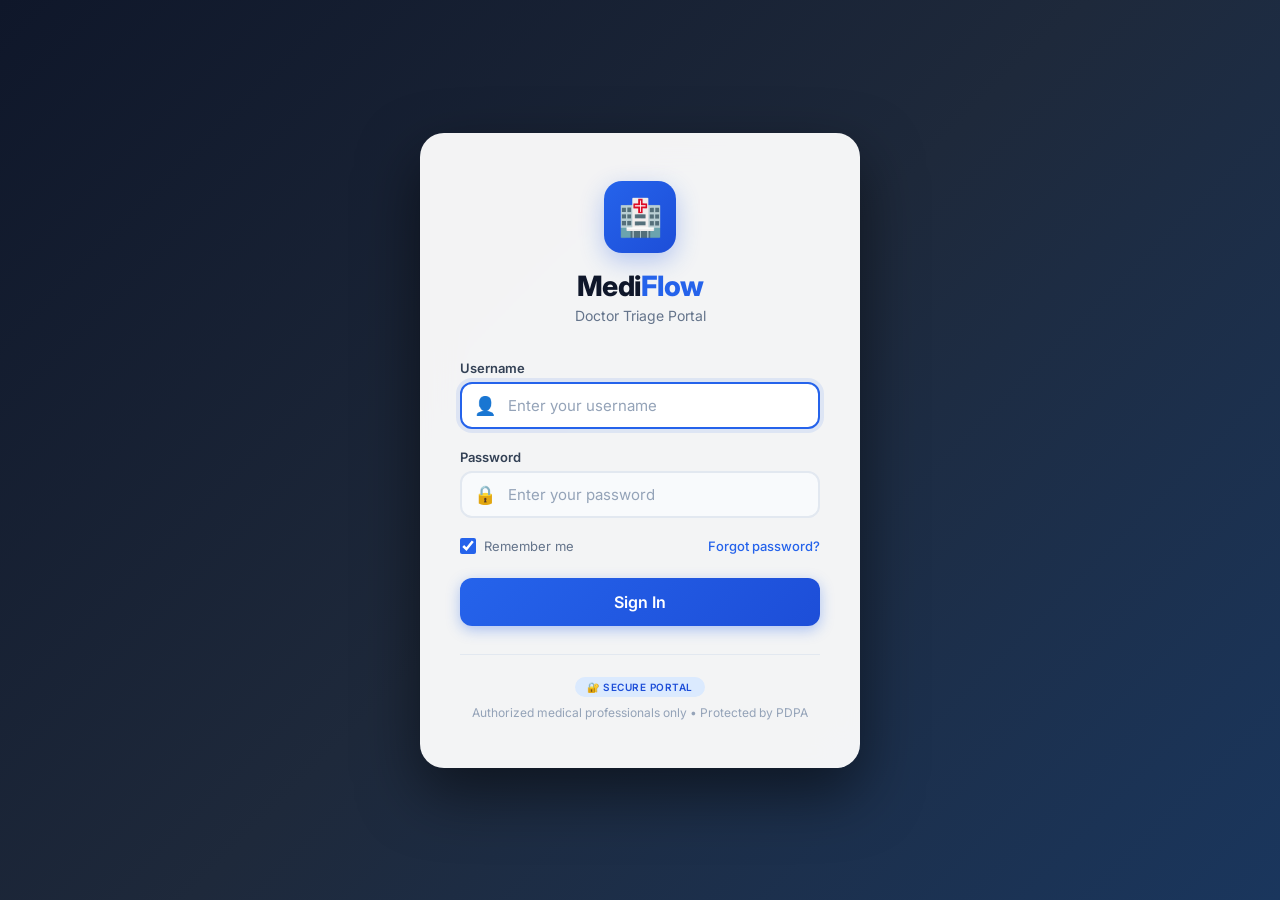
<file: index.html>
<!DOCTYPE html>
<html lang="en">
<head>
    <meta charset="UTF-8" />
    <meta name="viewport" content="width=device-width, initial-scale=1.0" />
    <title>MediFlow - Doctor Login</title>
    <link href="https://fonts.googleapis.com/css2?family=Inter:wght@300;400;500;600;700;800&display=swap" rel="stylesheet" />
    <style>
        /* Reset & Base */
        * { margin: 0; padding: 0; box-sizing: border-box; }
        body {
            font-family: 'Inter', -apple-system, BlinkMacSystemFont, sans-serif;
            background: linear-gradient(135deg, #0f172a 0%, #1e293b 50%, #1a365d 100%);
            min-height: 100vh;
            display: flex;
            justify-content: center;
            align-items: center;
            padding: 20px;
        }
        .login-container {
            background: rgba(255, 255, 255, 0.95);
            backdrop-filter: blur(20px);
            border-radius: 24px;
            padding: 48px 40px;
            width: 100%;
            max-width: 440px;
            box-shadow: 0 25px 60px rgba(0, 0, 0, 0.5);
            animation: slideUp 0.6s ease-out;
        }
        @keyframes slideUp {
            from { opacity: 0; transform: translateY(30px); }
            to { opacity: 1; transform: translateY(0); }
        }
        .login-header { text-align: center; margin-bottom: 36px; }
        .login-header .logo {
            display: inline-flex;
            align-items: center;
            justify-content: center;
            width: 72px;
            height: 72px;
            background: linear-gradient(135deg, #2563eb, #1d4ed8);
            border-radius: 18px;
            font-size: 36px;
            margin-bottom: 16px;
            box-shadow: 0 8px 24px rgba(37, 99, 235, 0.3);
        }
        .login-header h1 {
            font-size: 28px;
            font-weight: 800;
            color: #0f172a;
            letter-spacing: -0.5px;
        }
        .login-header h1 span { color: #2563eb; }
        .login-header p { color: #64748b; font-size: 14px; margin-top: 4px; }
        .form-group { margin-bottom: 20px; }
        .form-group label {
            display: block;
            font-size: 13px;
            font-weight: 600;
            color: #334155;
            margin-bottom: 6px;
        }
        .form-group .input-wrapper { position: relative; }
        .form-group .input-wrapper .icon {
            position: absolute;
            left: 14px;
            top: 50%;
            transform: translateY(-50%);
            color: #94a3b8;
            font-size: 18px;
        }
        .form-group input {
            width: 100%;
            padding: 12px 16px 12px 46px;
            border: 2px solid #e2e8f0;
            border-radius: 12px;
            font-size: 15px;
            font-family: 'Inter', sans-serif;
            outline: none;
            transition: all 0.2s;
            background: #f8fafc;
            color: #0f172a;
        }
        .form-group input:focus {
            border-color: #2563eb;
            background: white;
            box-shadow: 0 0 0 4px rgba(37, 99, 235, 0.1);
        }
        .form-group input::placeholder { color: #94a3b8; }
        .form-options {
            display: flex;
            justify-content: space-between;
            align-items: center;
            margin-bottom: 24px;
        }
        .form-options .remember {
            display: flex;
            align-items: center;
            gap: 8px;
            font-size: 13px;
            color: #64748b;
            cursor: pointer;
        }
        .form-options .remember input[type="checkbox"] {
            width: 16px;
            height: 16px;
            accent-color: #2563eb;
            cursor: pointer;
        }
        .form-options .forgot {
            font-size: 13px;
            color: #2563eb;
            text-decoration: none;
            font-weight: 500;
        }
        .form-options .forgot:hover { text-decoration: underline; }
        .login-btn {
            width: 100%;
            padding: 14px;
            background: linear-gradient(135deg, #2563eb, #1d4ed8);
            color: white;
            border: none;
            border-radius: 12px;
            font-size: 16px;
            font-weight: 600;
            font-family: 'Inter', sans-serif;
            cursor: pointer;
            transition: all 0.2s;
            box-shadow: 0 4px 14px rgba(37, 99, 235, 0.35);
        }
        .login-btn:hover {
            transform: translateY(-2px);
            box-shadow: 0 8px 24px rgba(37, 99, 235, 0.45);
        }
        .login-btn:disabled {
            opacity: 0.7;
            cursor: not-allowed;
            transform: none;
        }
        .login-btn .spinner {
            display: none;
            width: 20px;
            height: 20px;
            border: 3px solid rgba(255,255,255,0.3);
            border-top-color: white;
            border-radius: 50%;
            animation: spin 0.8s linear infinite;
            margin: 0 auto;
        }
        .login-btn.loading .spinner { display: block; }
        .login-btn.loading .btn-text { display: none; }
        @keyframes spin { to { transform: rotate(360deg); } }
        .error-message {
            background: #fef2f2;
            border: 1px solid #fca5a5;
            border-radius: 10px;
            padding: 12px 16px;
            color: #991b1b;
            font-size: 14px;
            margin-bottom: 16px;
            display: none;
            align-items: center;
            gap: 10px;
        }
        .error-message.show { display: flex; }
        .login-footer {
            text-align: center;
            margin-top: 28px;
            padding-top: 20px;
            border-top: 1px solid #e2e8f0;
        }
        .login-footer p { font-size: 12px; color: #94a3b8; }
        .login-footer .badge {
            display: inline-block;
            font-size: 10px;
            font-weight: 600;
            padding: 4px 12px;
            background: #dbeafe;
            color: #1d4ed8;
            border-radius: 20px;
            margin-bottom: 8px;
            letter-spacing: 0.5px;
            text-transform: uppercase;
        }
        @media (max-width: 480px) {
            .login-container { padding: 32px 24px; border-radius: 16px; }
        }
    </style>
</head>
<body>
    <div class="login-container">
        <!-- Header -->
        <div class="login-header">
            <div class="logo">🏥</div>
            <h1>Medi<span>Flow</span></h1>
            <p>Doctor Triage Portal</p>
        </div>

        <!-- Error Message -->
        <div class="error-message" id="errorMessage">
            <span>⚠️</span>
            <span id="errorText">Invalid credentials. Please try again.</span>
        </div>

        <!-- Login Form -->
        <form id="loginForm" onsubmit="handleLogin(event)">
            <div class="form-group">
                <label>Username</label>
                <div class="input-wrapper">
                    <span class="icon">👤</span>
                    <input
                        type="text"
                        id="username"
                        placeholder="Enter your username"
                        required
                        autofocus
                    />
                </div>
            </div>

            <div class="form-group">
                <label>Password</label>
                <div class="input-wrapper">
                    <span class="icon">🔒</span>
                    <input
                        type="password"
                        id="password"
                        placeholder="Enter your password"
                        required
                    />
                </div>
            </div>

            <div class="form-options">
                <label class="remember">
                    <input type="checkbox" checked />
                    Remember me
                </label>
                <a href="#" class="forgot">Forgot password?</a>
            </div>

            <button type="submit" class="login-btn" id="loginBtn">
                <span class="btn-text">Sign In</span>
                <span class="spinner"></span>
            </button>
        </form>

        <!-- Footer -->
        <div class="login-footer">
            <div class="badge">🔐 Secure Portal</div>
            <p>Authorized medical professionals only &bull; Protected by PDPA</p>
        </div>
    </div>

    <script>
        // ============================================
        // DOCTOR CREDENTIALS (Prototype)
        // ============================================

        const VALID_CREDENTIALS = {
            'dr.weiming': { password: 'password123', name: 'Dr Wei Ming Lim', role: 'Physician', id: 'D001' },
            'dr.junhao': { password: 'password123', name: 'Dr Jun Hao Hassan', role: 'Physician', id: 'D002' },
            'dr.rajan': { password: 'password123', name: 'Dr Rajan Kumar', role: 'Physician', id: 'D003' },
            'dr.arjun': { password: 'password123', name: 'Dr Arjun Chen', role: 'Physician', id: 'D004' },
            'dr.farid': { password: 'password123', name: 'Dr Farid Chen', role: 'Physician', id: 'D005' },
            'dr.hafiz': { password: 'password123', name: 'Dr Hafiz Goh', role: 'Physician', id: 'D006' },
            'dr.choon': { password: 'password123', name: 'Dr Choon Hock Lim', role: 'Physician', id: 'D007' },
            'dr.boonkiat': { password: 'password123', name: 'Dr Boon Kiat Ismail', role: 'Physician', id: 'D008' },
            'dr.vishal': { password: 'password123', name: 'Dr Vishal Lee', role: 'Physician', id: 'D009' },
            'dr.pradeep': { password: 'password123', name: 'Dr Pradeep Lim', role: 'Physician', id: 'D010' },
            'dr.ahmad': { password: 'password123', name: 'Dr Ahmad Raja', role: 'Physician', id: 'D011' },
            'dr.rizal': { password: 'password123', name: 'Dr Rizal Chua', role: 'Physician', id: 'D012' },
            'dr.meiling': { password: 'password123', name: 'Dr Mei Ling Ismail', role: 'Physician', id: 'D013' },
            'dr.huiying': { password: 'password123', name: 'Dr Hui Ying Hassan', role: 'Physician', id: 'D014' },
            'dr.priya': { password: 'password123', name: 'Dr Priya Ismail', role: 'Physician', id: 'D015' },
            'dr.divya': { password: 'password123', name: 'Dr Divya Hassan', role: 'Physician', id: 'D016' },
            'dr.nurul': { password: 'password123', name: 'Dr Nurul Raja', role: 'Physician', id: 'D017' },
            'dr.siti': { password: 'password123', name: 'Dr Siti Lim', role: 'Physician', id: 'D018' },
            'dr.xiaoting': { password: 'password123', name: 'Dr Xiao Ting Goh', role: 'Physician', id: 'D019' },
            'dr.jiaen': { password: 'password123', name: 'Dr Jia En Chen', role: 'Physician', id: 'D020' },
            'dr.lakshmi': { password: 'password123', name: 'Dr Lakshmi Raja', role: 'Physician', id: 'D021' },
            'dr.aisyah': { password: 'password123', name: 'Dr Aisyah Ng', role: 'Physician', id: 'D022' },
            'dr.huimin': { password: 'password123', name: 'Dr Hui Min Lee', role: 'Physician', id: 'D023' },
            'dr.xiufen': { password: 'password123', name: 'Dr Xiu Fen Chua', role: 'Physician', id: 'D024' },
            'admin': { password: 'admin123', name: 'System Admin', role: 'Administrator', id: 'ADMIN' }
        };

        // ============================================
        // LOGIN HANDLER
        // ============================================

        function handleLogin(event) {
            event.preventDefault();

            const username = document.getElementById('username').value.trim();
            const password = document.getElementById('password').value.trim();
            const btn = document.getElementById('loginBtn');
            const errorMsg = document.getElementById('errorMessage');
            const errorText = document.getElementById('errorText');

            if (!username || !password) {
                errorText.textContent = 'Please enter both username and password.';
                errorMsg.classList.add('show');
                return;
            }

            btn.classList.add('loading');
            btn.disabled = true;
            errorMsg.classList.remove('show');

            // Simulate authentication
            setTimeout(() => {
                const user = VALID_CREDENTIALS[username];

                if (user && user.password === password) {
                    // Generate JWT token (simple)
                    const token = btoa(JSON.stringify({
                        doctor_id: user.id,
                        doctor_name: user.name,
                        role: user.role,
                        exp: Date.now() + 3600000 // 1 hour
                    }));

                    // Store in localStorage
                    localStorage.setItem('jwt_token', token);
                    localStorage.setItem('doctor_info', JSON.stringify({
                        id: user.id,
                        name: user.name,
                        role: user.role
                    }));

                    // Redirect to dashboard
                    window.location.href = 'dashboard.html';
                } else {
                    errorText.textContent = 'Invalid credentials. Please try again.';
                    errorMsg.classList.add('show');
                    btn.classList.remove('loading');
                    btn.disabled = false;
                }
            }, 800);
        }

        // Enter key support
        document.addEventListener('keydown', function(e) {
            if (e.key === 'Enter') {
                document.getElementById('loginForm').dispatchEvent(new Event('submit'));
            }
        });

        // Check if already logged in
        const token = localStorage.getItem('jwt_token');
        if (token) {
            try {
                const decoded = JSON.parse(atob(token));
                if (decoded.exp > Date.now()) {
                    window.location.href = 'dashboard.html';
                } else {
                    localStorage.removeItem('jwt_token');
                    localStorage.removeItem('doctor_info');
                }
            } catch (e) {
                localStorage.removeItem('jwt_token');
                localStorage.removeItem('doctor_info');
            }
        }
        
    </script>
</body>
</html>
</file>
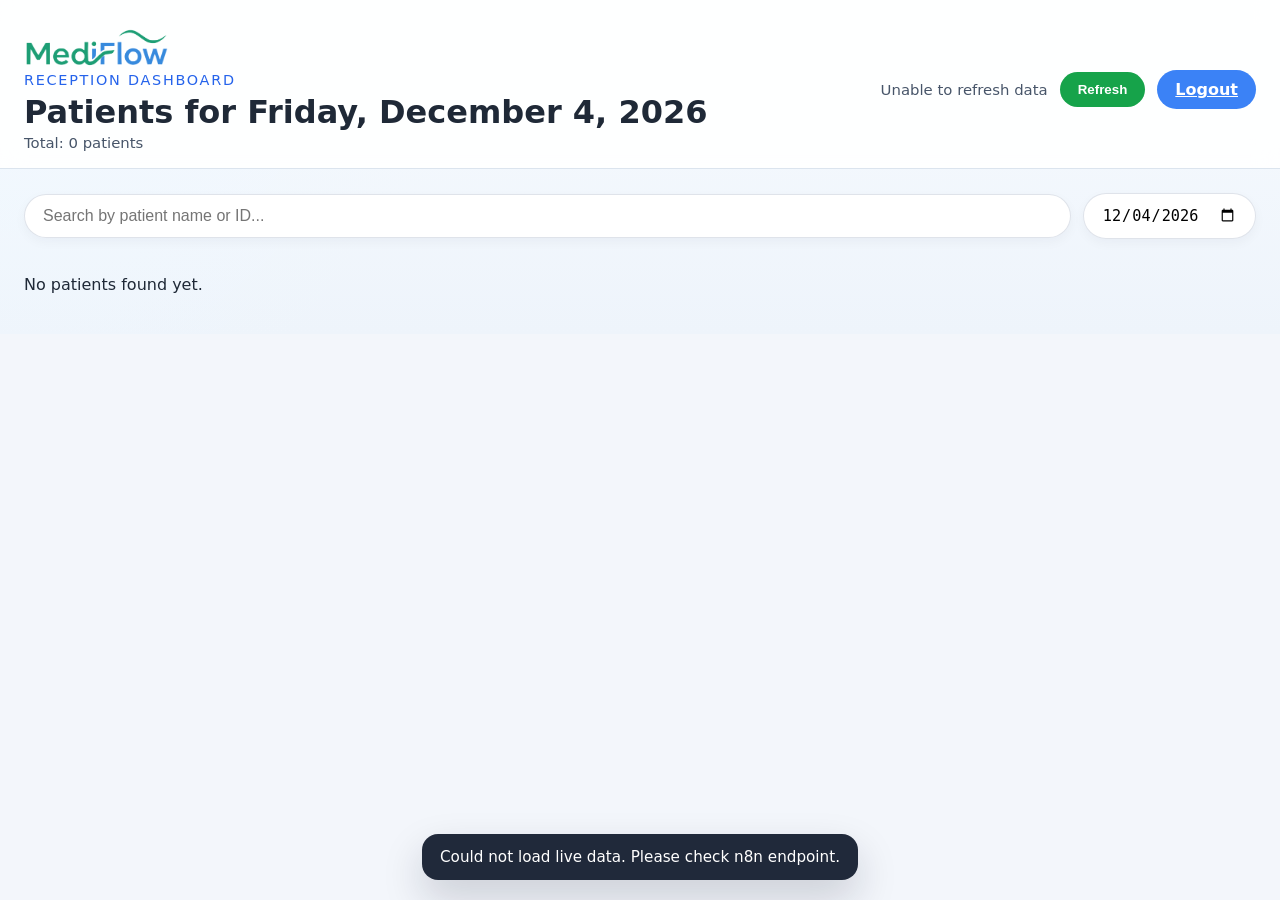
<file: Dashboard Soe San/index.html>
<!DOCTYPE html>
<html lang="en">
<head>
  <meta charset="UTF-8" />
  <meta name="viewport" content="width=device-width, initial-scale=1.0" />
  <title>Patients Dashboard</title>
  <link rel="stylesheet" href="styles.css" />
</head>
<body>
  <header class="page-header">
    <div class="page-header__content">
      <div class="header-brand">
        <div>
          <img src="Promotional Package/mediflow_1st_generation_logo.png" alt="MediFlow" class="header-logo" />
          <p class="eyebrow">Reception Dashboard</p>
          <h1 id="page-title">Patients for</h1>
          <p id="patient-count" class="small-text" style="margin:4px 0 0;"></p>
        </div>
      </div>
      <div class="header-actions">
        <span id="refresh-status" class="small-text">Loading…</span>
        <button id="refresh-button" class="primary-button">Refresh</button>
        <a href="https://choppedtomato277.github.io/mediflow_login/" class="secondary-button">Logout</a>
      </div>
    </div>
  </header>

  <main class="page-main">
    <div class="search-bar">
      <input type="text" id="search-input" placeholder="Search by patient name or ID..." aria-label="Search patients" />
      <input type="date" id="date-filter" aria-label="Filter by date" />
    </div>
    <section id="dashboard-grid" class="dashboard-grid" aria-live="polite"></section>
  </main>

  <div id="toast" class="toast hidden" role="status" aria-live="polite"></div>

  <script src="app.js"></script>
</body>
</html>
</file>
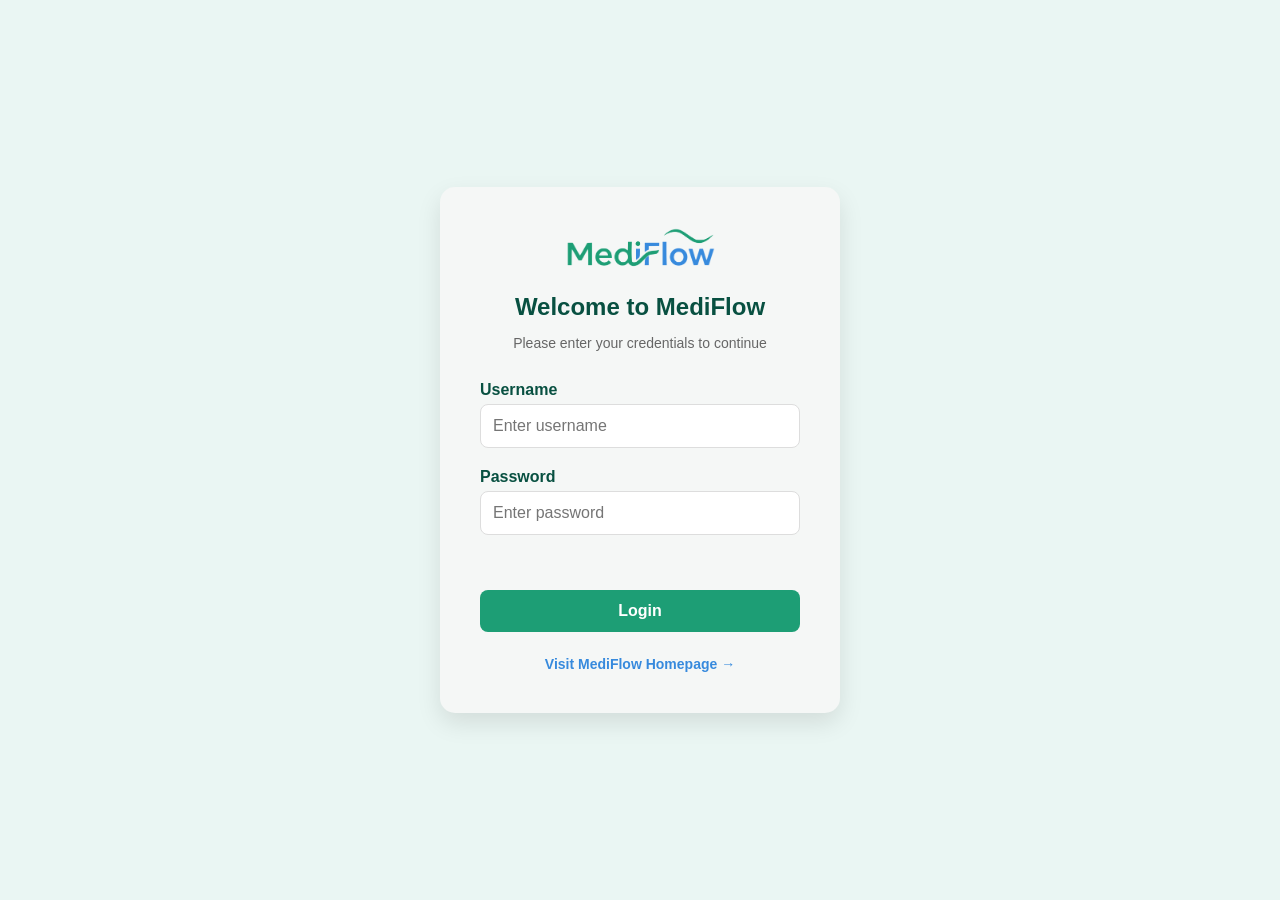
<file: mediflow_analysis_Lwin/mediflow_staff_doc_login/index.html>
<!DOCTYPE html>
<html lang="en">
<head>
    <meta charset="UTF-8">
    <meta name="viewport" content="width=device-width, initial-scale=1.0">
    <title>MediFlow - Login</title>
    <link rel="stylesheet" href="styles.css">
</head>
<body>
    <div class="login-container">
        <div class="login-box">
            <div class="logo-container">
                <img src="images/mediflow_1st_generation_logo.png" alt="MediFlow Logo" class="logo">
            </div>
            <h1>Welcome to MediFlow</h1>
            <p>Please enter your credentials to continue</p>
            
            <form id="loginForm">
                <div class="input-group">
                    <label for="username">Username</label>
                    <input type="text" id="username" name="username" required placeholder="Enter username">
                </div>
                <div class="input-group">
                    <label for="password">Password</label>
                    <input type="password" id="password" name="password" required placeholder="Enter password">
                </div>
                <div id="errorMessage" class="error-message"></div>
                <button type="submit" class="login-button">Login</button>
            </form>

            <a href="https://lam-arch.github.io/mediflow_homepage/" class="homepage-link" target="_blank" rel="noopener noreferrer">
                Visit MediFlow Homepage →
            </a>
        </div>
    </div>
    <script src="app.js"></script>
</body>
</html>
</file>
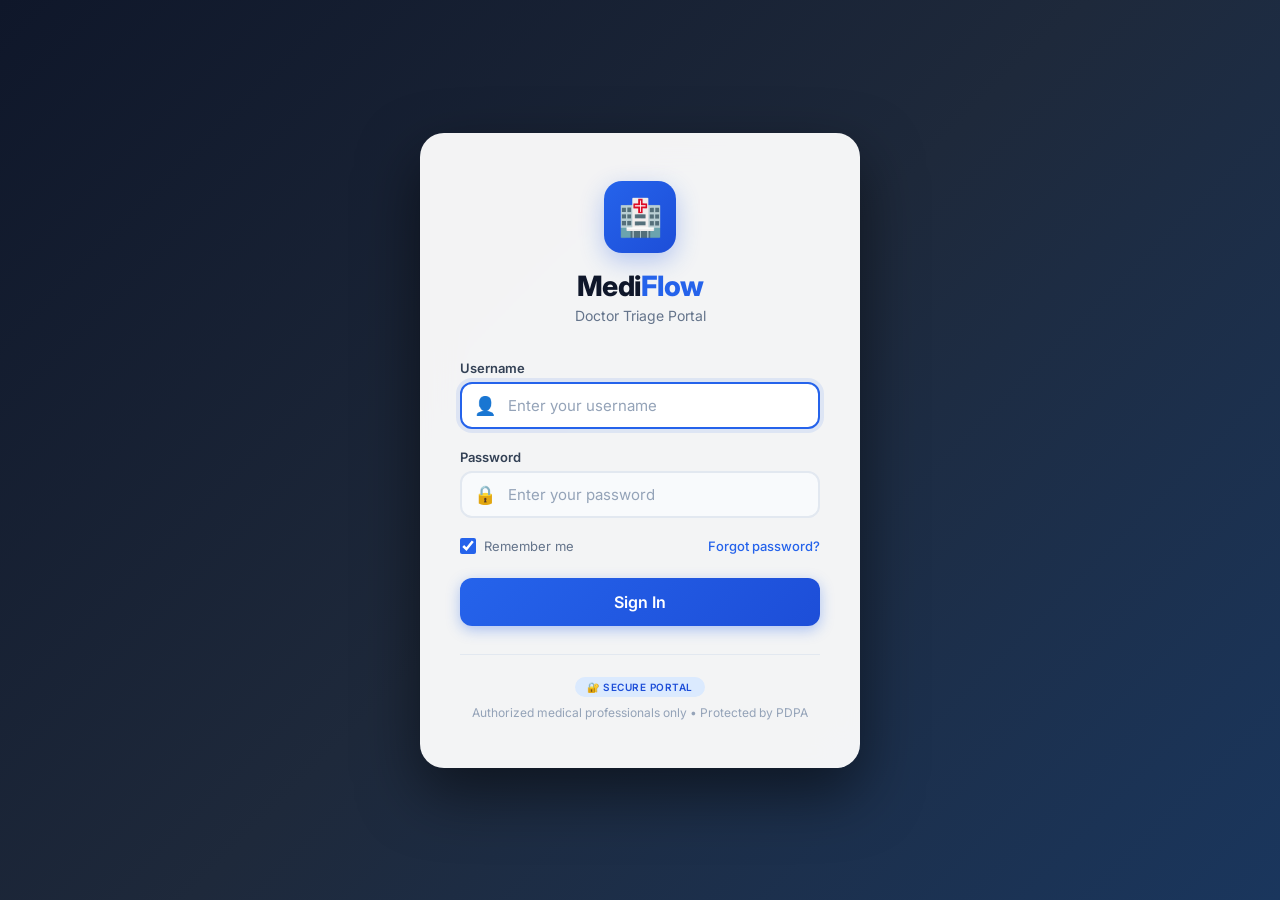
<file: dashboard.html>
<!DOCTYPE html>
<html lang="en">
<head>
    <meta charset="UTF-8" />
    <meta name="viewport" content="width=device-width, initial-scale=1.0" />
    <title>MediFlow - Doctor Dashboard</title>
    <link href="https://fonts.googleapis.com/css2?family=Inter:wght@300;400;500;600;700;800&display=swap" rel="stylesheet" />
    <style>
        /* ============================================
                   RESET & BASE
                   ============================================ */
        * {
            margin: 0;
            padding: 0;
            box-sizing: border-box;
        }

        body {
            font-family: 'Inter', sans-serif;
            background: #F3F5F7;
            color: #1A2233;
            min-height: 100vh;
        }

        /* ============================================
                   TOP BAR
                   ============================================ */
        .topbar {
            background: #FFFFFF;
            border-bottom: 1px solid #E2E6EC;
            padding: 14px 28px;
            display: flex;
            align-items: center;
            justify-content: space-between;
            position: sticky;
            top: 0;
            z-index: 10;
        }

        .brand {
            font-size: 20px;
            font-weight: 800;
            color: #1A2233;
        }
        .brand span {
            color: #2F6FED;
        }

        .doctor-block {
            display: flex;
            align-items: center;
            gap: 12px;
        }

        .doctor-avatar {
            width: 40px;
            height: 40px;
            border-radius: 50%;
            background: #2F6FED;
            color: #fff;
            display: flex;
            align-items: center;
            justify-content: center;
            font-weight: 700;
            font-size: 14px;
        }

        .doctor-meta {
            line-height: 1.3;
        }
        .doctor-meta #doctorName {
            font-weight: 600;
            font-size: 14px;
        }
        .doctor-meta #doctorRole {
            font-size: 12px;
            color: #6B7686;
        }

        .logout-btn {
            margin-left: 16px;
            border: 1px solid #E2E6EC;
            background: #fff;
            color: #6B7686;
            padding: 8px 14px;
            border-radius: 8px;
            font-size: 13px;
            font-weight: 500;
            cursor: pointer;
        }
        .logout-btn:hover {
            background: #F3F5F7;
            color: #1A2233;
        }

        /* ============================================
                   LAYOUT
                   ============================================ */
        .layout {
            display: grid;
            grid-template-columns: 1fr;
            gap: 20px;
            padding: 24px 28px;
            max-width: 1200px;
            margin: 0 auto;
        }

        .panel {
            background: #fff;
            border: 1px solid #E2E6EC;
            border-radius: 14px;
            padding: 20px;
        }

        .panel-title {
            font-size: 13px;
            font-weight: 700;
            text-transform: uppercase;
            letter-spacing: 0.04em;
            color: #6B7686;
            margin-bottom: 14px;
        }

        /* ============================================
                   STATS ROW
                   ============================================ */
        .stats-row {
            display: grid;
            grid-template-columns: repeat(5, 1fr);
            gap: 12px;
            margin-bottom: 20px;
        }

        .stat-card {
            background: #fff;
            border: 1px solid #E2E6EC;
            border-radius: 12px;
            padding: 14px;
            text-align: center;
        }

        .stat-value {
            font-size: 22px;
            font-weight: 700;
        }
        .stat-label {
            font-size: 11px;
            color: #6B7686;
            margin-top: 2px;
        }

        #emergencyCount {
            color: #D64545;
        }
        #complexCount {
            color: #E08A2C;
        }
        #routineCount {
            color: #2F9E5E;
        }

        /* ============================================
                   PATIENTS TABLE
                   ============================================ */
        #patientsTableWrapper {
            overflow-x: auto;
        }

        #patientsTable {
            width: 100%;
            border-collapse: collapse;
            font-size: 13px;
        }

        #patientsTable th {
            padding: 10px 12px;
            text-align: left;
            background: #F8FAFC;
            border-bottom: 2px solid #E2E6EC;
            font-weight: 600;
            color: #4A5568;
        }

        #patientsTable td {
            padding: 10px 12px;
            border-bottom: 1px solid #F0F2F5;
        }

        #patientsTable tr:last-child td {
            border-bottom: none;
        }

        .highlight-row {
            background: #F0F7FF !important;
        }

        .assigned-badge {
            font-size: 10px;
            color: #2F6FED;
            background: #E8F0FE;
            padding: 2px 8px;
            border-radius: 999px;
            margin-left: 6px;
        }

        /* ============================================
                   SEVERITY BADGES
                   ============================================ */
        .severity-badge {
            padding: 4px 10px;
            border-radius: 999px;
            font-size: 12px;
            font-weight: 700;
            text-transform: capitalize;
        }
        .severity-badge.emergency {
            background: #FCEBEB;
            color: #D64545;
        }
        .severity-badge.complex {
            background: #FDF1E3;
            color: #E08A2C;
        }
        .severity-badge.routine {
            background: #E9F7EF;
            color: #2F9E5E;
        }

        /* ============================================
                   SEARCH
                   ============================================ */
        .search-row {
            display: flex;
            gap: 10px;
            margin-bottom: 18px;
        }

        #searchInput {
            flex: 1;
            padding: 12px 14px;
            border: 1px solid #E2E6EC;
            border-radius: 10px;
            font-size: 14px;
            font-family: inherit;
        }
        #searchInput:focus {
            outline: none;
            border-color: #2F6FED;
        }

        #searchBtn {
            background: #2F6FED;
            color: #fff;
            border: none;
            padding: 12px 22px;
            border-radius: 10px;
            font-weight: 600;
            font-size: 14px;
            cursor: pointer;
        }
        #searchBtn:hover {
            background: #255ACC;
        }
        #searchBtn:disabled {
            opacity: 0.6;
            cursor: not-allowed;
        }

        /* ============================================
                   PATIENT CARD
                   ============================================ */
        #patientCard {
            display: none;
            border: 1px solid #E2E6EC;
            border-radius: 12px;
            padding: 18px;
        }
        #patientCard.active {
            display: block;
        }

        .patient-row {
            display: flex;
            justify-content: space-between;
            padding: 8px 0;
            border-bottom: 1px solid #F0F2F5;
            font-size: 14px;
        }
        .patient-row:last-child {
            border-bottom: none;
        }
        .patient-row .label {
            color: #6B7686;
        }
        .patient-row .value {
            font-weight: 600;
        }

        .empty-state {
            color: #A0A8B4;
            font-size: 13px;
            text-align: center;
            padding: 30px 10px;
        }

        /* ============================================
                   CHAT HINT
                   ============================================ */
        .chat-hint {
            display: flex;
            align-items: center;
            gap: 10px;
            color: #6B7686;
            font-size: 13px;
        }

        .chat-hint .dot {
            width: 8px;
            height: 8px;
            border-radius: 50%;
            background: #2F9E5E;
            flex-shrink: 0;
        }

        /* ============================================
                   STATUS COLORS
                   ============================================ */
        .status-waiting {
            color: #E08A2C;
        }
        .status-assigned {
            color: #2F6FED;
        }
        .status-progress {
            color: #2F9E5E;
        }
        .status-completed {
            color: #6B7686;
        }

        /* ============================================
                   RESPONSIVE
                   ============================================ */
        @media (max-width: 768px) {
            .stats-row {
                grid-template-columns: repeat(3, 1fr);
            }
            .topbar {
                padding: 12px 16px;
                flex-wrap: wrap;
                gap: 8px;
            }
            .layout {
                padding: 16px;
            }
            #patientsTable {
                font-size: 12px;
            }
            #patientsTable th,
            #patientsTable td {
                padding: 8px;
            }
        }

        @media (max-width: 480px) {
            .stats-row {
                grid-template-columns: repeat(2, 1fr);
            }
            .doctor-meta #doctorName {
                font-size: 12px;
            }
            .doctor-meta #doctorRole {
                font-size: 10px;
            }
        }
    </style>
</head>
<body>

    <!-- ============================================ -->
    <!-- TOP BAR                                       -->
    <!-- ============================================ -->

    <div class="topbar">
        <div class="brand">Medi<span>Flow</span></div>
        <div class="doctor-block">
            <div class="doctor-avatar" id="doctorAvatar">Dr</div>
            <div class="doctor-meta">
                <div id="doctorName">Doctor</div>
                <div id="doctorRole">Physician</div>
            </div>
            <button class="logout-btn" onclick="logout()">Log out</button>
        </div>
    </div>

    <!-- ============================================ -->
    <!-- MAIN LAYOUT                                   -->
    <!-- ============================================ -->

    <div class="layout">

        <!-- STATS ROW -->
        <div class="stats-row">
            <div class="stat-card">
                <div class="stat-value" id="totalWaiting">0</div>
                <div class="stat-label">Waiting</div>
            </div>
            <div class="stat-card">
                <div class="stat-value" id="emergencyCount">0</div>
                <div class="stat-label">Emergency</div>
            </div>
            <div class="stat-card">
                <div class="stat-value" id="complexCount">0</div>
                <div class="stat-label">Complex</div>
            </div>
            <div class="stat-card">
                <div class="stat-value" id="routineCount">0</div>
                <div class="stat-label">Routine</div>
            </div>
            <div class="stat-card">
                <div class="stat-value" id="avgWait">0m</div>
                <div class="stat-label">Avg Wait</div>
            </div>
        </div>

        <!-- ============================================ -->
        <!-- ALL PATIENTS TABLE                           -->
        <!-- ============================================ -->

        <div class="panel">
            <div class="panel-title">
                👨‍⚕️ All Patients
                <span style="float:right;font-size:12px;color:#6B7686;font-weight:400;">
                    Total: <span id="totalPatients">0</span>
                </span>
            </div>
            <div id="patientsTableWrapper">
                <table id="patientsTable">
                    <thead>
                        <tr>
                            <th>Patient</th>
                            <th>Symptoms</th>
                            <th>Assigned To</th>
                            <th>Severity</th>
                            <th>Status</th>
                            <th>Wait</th>
                        </tr>
                    </thead>
                    <tbody id="patientsTableBody">
                        <tr>
                            <td colspan="6" style="padding:30px;text-align:center;color:#A0A8B4;">
                                Loading patients...
                            </td>
                        </tr>
                    </tbody>
                </table>
            </div>
        </div>

        <!-- ============================================ -->
        <!-- PATIENT LOOKUP                               -->
        <!-- ============================================ -->

        <div class="panel">
            <div class="panel-title">🔍 Patient Lookup</div>
            <div class="search-row">
                <input type="text" id="searchInput" placeholder="Enter patient NRIC or name..." />
                <button id="searchBtn" onclick="searchPatient()">Search</button>
            </div>

            <div id="patientCard">
                <div class="patient-row">
                    <span class="label">Patient ID</span>
                    <span class="value" id="pid">-</span>
                </div>
                <div class="patient-row">
                    <span class="label">Name</span>
                    <span class="value" id="pname">-</span>
                </div>
                <div class="patient-row">
                    <span class="label">Symptoms</span>
                    <span class="value" id="psymptoms">-</span>
                </div>
                <div class="patient-row">
                    <span class="label">Severity</span>
                    <span class="value" id="pseverity">-</span>
                </div>
                <div class="patient-row">
                    <span class="label">Est. Wait</span>
                    <span class="value" id="pwait">-</span>
                </div>
                <div class="patient-row">
                    <span class="label">Status</span>
                    <span class="value" id="pstatus">-</span>
                </div>
                <div class="patient-row">
                    <span class="label">Assigned To</span>
                    <span class="value" id="passigned">-</span>
                </div>
            </div>
            <div class="empty-state" id="emptyState">Search for a patient to view their details here.</div>
        </div>

        <!-- ============================================ -->
        <!-- CLINICAL ASSISTANT                            -->
        <!-- ============================================ -->

        <div class="panel">
            <div class="panel-title">💬 Clinical Assistant</div>
            <div class="chat-hint">
                <div class="dot"></div>
                <span>Your chatbot is available in the bubble at the bottom-right of the screen.</span>
            </div>
        </div>

    </div>

    <!-- ============================================ -->
    <!-- BOTPRESS WEBCHAT                             -->
    <!-- ============================================ -->

    <script src="https://cdn.botpress.cloud/webchat/v3.6/inject.js"></script>
    <script src="https://files.bpcontent.cloud/2026/06/30/10/20260630103957-0X20AM0Z.js"></script>

    <!-- ============================================ -->
    <!-- MAIN JAVASCRIPT                              -->
    <!-- ============================================ -->

    <script>
        // ============================================
        // CONFIGURATION
        // ============================================

        const CONFIG = {
            // ⬇️ YOUR PRODUCTION WEBHOOK URL
            N8N_WEBHOOK_URL: 'https://n8ngc.codeblazar.org/webhook/ddb2f632-a828-408c-b976-b406c241325f',
            N8N_API_KEY: 'MyPASSWORD123'
        };

        // ============================================
        // LOAD DOCTOR INFO
        // ============================================

        const doctorInfo = JSON.parse(localStorage.getItem('doctor_info') || '{}');
        const jwtToken = localStorage.getItem('jwt_token');

        if (!jwtToken || !doctorInfo.name) {
            window.location.href = 'index.html';
        }

        document.getElementById('doctorName').textContent = doctorInfo.name || 'Doctor';
        document.getElementById('doctorRole').textContent = doctorInfo.role || 'Physician';
        document.getElementById('doctorAvatar').textContent =
            (doctorInfo.name || 'Dr').split(' ').map(n => n[0]).join('');

        // ============================================
        // BOTPRESS WEBCHAT - INJECT DOCTOR DATA
        // ============================================

        window.botpress.on('webchat:initialized', () => {
            console.log('✅ Botpress webchat ready. Injecting doctor data...');

            window.botpress.updateUser({
                data: {
                    doctor_id: doctorInfo.id || 'D002',
                    doctor_name: doctorInfo.name || 'Dr Jun Hao Hassan',
                    doctor_role: doctorInfo.role || 'Physician',
                    authToken: jwtToken,
                    polyclinic: 'Polyclinic'
                }
            }).then(() => {
                console.log('✅ Doctor data injected successfully!');
            }).catch((err) => {
                console.error('❌ Failed to inject doctor data:', err);
            });
        });

        // ============================================
        // FETCH ALL PATIENTS
        // ============================================

        async function fetchAllPatients() {
            try {
                const response = await fetch(CONFIG.N8N_WEBHOOK_URL, {
                    method: 'POST',
                    headers: {
                        'Content-Type': 'application/json',
                        'x-api-key': CONFIG.N8N_API_KEY
                    },
                    body: JSON.stringify({
                        action: 'get_all_patients',
                        doctor_id: doctorInfo.id,
                        jwt_token: jwtToken
                    })
                });

                const result = await response.json();

                if (result.success && result.patients) {
                    renderPatientsTable(result.patients);
                    document.getElementById('totalPatients').textContent = result.patients.length;
                    updateStats(result.patients);
                }
            } catch (error) {
                console.error('Error fetching patients:', error);
            }
        }

        // ============================================
        // RENDER PATIENTS TABLE
        // ============================================

        function renderPatientsTable(patients) {
            const tbody = document.getElementById('patientsTableBody');

            if (!patients || patients.length === 0) {
                tbody.innerHTML = `
                    <tr>
                        <td colspan="6" style="padding:30px;text-align:center;color:#A0A8B4;">
                            No patients in queue.
                        </td>
                    </tr>
                `;
                return;
            }

            let html = '';
            patients.forEach(patient => {
                const assignedTo = patient.doctor_assigned || 'Unassigned';
                const isAssignedToMe = patient.doctor_id === doctorInfo.id;

                const severity = patient.severity || 'Routine';
                const severityClass = severity.toLowerCase();

                const status = patient.status || 'Waiting';
                let statusClass = 'status-waiting';
                let statusDisplay = '⏳ Waiting';
                if (status === 'Assigned') { statusClass = 'status-assigned';
                    statusDisplay = '✅ Assigned'; } else if (status === 'In-Progress') { statusClass =
                        'status-progress';
                    statusDisplay = '🔄 In Progress'; } else if (status === 'Completed') { statusClass =
                        'status-completed';
                    statusDisplay = '✅ Completed'; }

                const rowClass = isAssignedToMe ? 'highlight-row' : '';

                html += `
                    <tr class="${rowClass}">
                        <td>
                            <strong>${patient.patient_name || 'Unknown'}</strong>
                            <span style="display:block;font-weight:400;color:#6B7686;font-size:11px;">
                                ID: ${patient.patient_id || 'N/A'}
                            </span>
                        </td>
                        <td style="color:#4A5568;">${patient.symptoms || 'No symptoms'}</td>
                        <td>
                            ${assignedTo}
                            ${isAssignedToMe ? ' <span class="assigned-badge">You</span>' : ''}
                        </td>
                        <td><span class="severity-badge ${severityClass}">${severity}</span></td>
                        <td class="${statusClass}">${statusDisplay}</td>
                        <td style="color:#6B7686;">${patient.estimated_wait_time_mins || 'N/A'} min</td>
                    </tr>
                `;
            });

            tbody.innerHTML = html;
        }

        // ============================================
        // UPDATE STATS
        // ============================================

        function updateStats(patients) {
            const total = patients.length;
            const emergency = patients.filter(p => (p.severity || '').toLowerCase() === 'emergency').length;
            const complex = patients.filter(p => (p.severity || '').toLowerCase() === 'complex').length;
            const routine = patients.filter(p => (p.severity || '').toLowerCase() === 'routine').length;

            const waiting = patients.filter(p => p.status === 'Waiting' || p.status === 'Assigned').length;

            const waitTimes = patients
                .map(p => parseInt(p.estimated_wait_time_mins))
                .filter(t => !isNaN(t) && t > 0);
            const avgWait = waitTimes.length > 0 ?
                Math.round(waitTimes.reduce((a, b) => a + b, 0) / waitTimes.length) :
                0;

            document.getElementById('totalWaiting').textContent = waiting;
            document.getElementById('emergencyCount').textContent = emergency;
            document.getElementById('complexCount').textContent = complex;
            document.getElementById('routineCount').textContent = routine;
            document.getElementById('avgWait').textContent = avgWait + 'm';
        }

        // ============================================
        // PATIENT SEARCH
        // ============================================

        async function searchPatient() {
            const query = document.getElementById('searchInput').value.trim();
            if (!query) {
                alert('Please enter a patient NRIC or name.');
                return;
            }

            const btn = document.getElementById('searchBtn');
            btn.disabled = true;
            btn.textContent = 'Searching...';

            try {
                const response = await fetch(CONFIG.N8N_WEBHOOK_URL, {
                    method: 'POST',
                    headers: {
                        'Content-Type': 'application/json',
                        'x-api-key': CONFIG.N8N_API_KEY
                    },
                    body: JSON.stringify({
                        action: 'lookup_patient',
                        search_term: query,
                        doctor_id: doctorInfo.id,
                        doctor_name: doctorInfo.name,
                        jwt_token: jwtToken
                    })
                });

                const result = await response.json();

                if (result.success && result.patient) {
                    displayPatientInfo(result.patient);
                    document.getElementById('emptyState').style.display = 'none';
                } else {
                    alert('Patient not found or error occurred.');
                    console.error('Error:', result.error);
                }
            } catch (error) {
                console.error('Search error:', error);
                alert('Error searching for patient. Please try again.');
            }

            btn.disabled = false;
            btn.textContent = 'Search';
        }

        // ============================================
        // DISPLAY PATIENT INFO
        // ============================================

        function displayPatientInfo(patient) {
            document.getElementById('pid').textContent = patient.patient_id || 'N/A';
            document.getElementById('pname').textContent = patient.patient_name || 'N/A';
            document.getElementById('psymptoms').textContent = patient.symptoms || 'N/A';

            const severity = patient.severity || 'Routine';
            const badge = document.getElementById('pseverity');
            badge.innerHTML = `<span class="severity-badge ${severity.toLowerCase()}">${severity}</span>`;

            document.getElementById('pwait').textContent =
                patient.estimated_wait_time_mins ? `${patient.estimated_wait_time_mins} min` : 'N/A';
            document.getElementById('pstatus').textContent = patient.status || 'N/A';
            document.getElementById('passigned').textContent = patient.doctor_assigned || 'Unassigned';

            document.getElementById('patientCard').classList.add('active');
        }

        // ============================================
        // LOGOUT
        // ============================================

        function logout() {
            localStorage.removeItem('jwt_token');
            localStorage.removeItem('doctor_info');
            window.location.href = 'index.html';
        }

        // ============================================
        // INIT - LOAD PATIENTS ON PAGE LOAD
        // ============================================

        // Load patients when page loads
        fetchAllPatients();

        // Refresh every 30 seconds
        setInterval(fetchAllPatients, 30000);

        // Enter key for search
        document.getElementById('searchInput').addEventListener('keydown', function(e) {
            if (e.key === 'Enter') {
                searchPatient();
            }
        });
    </script>
</body>
</html>
</file>
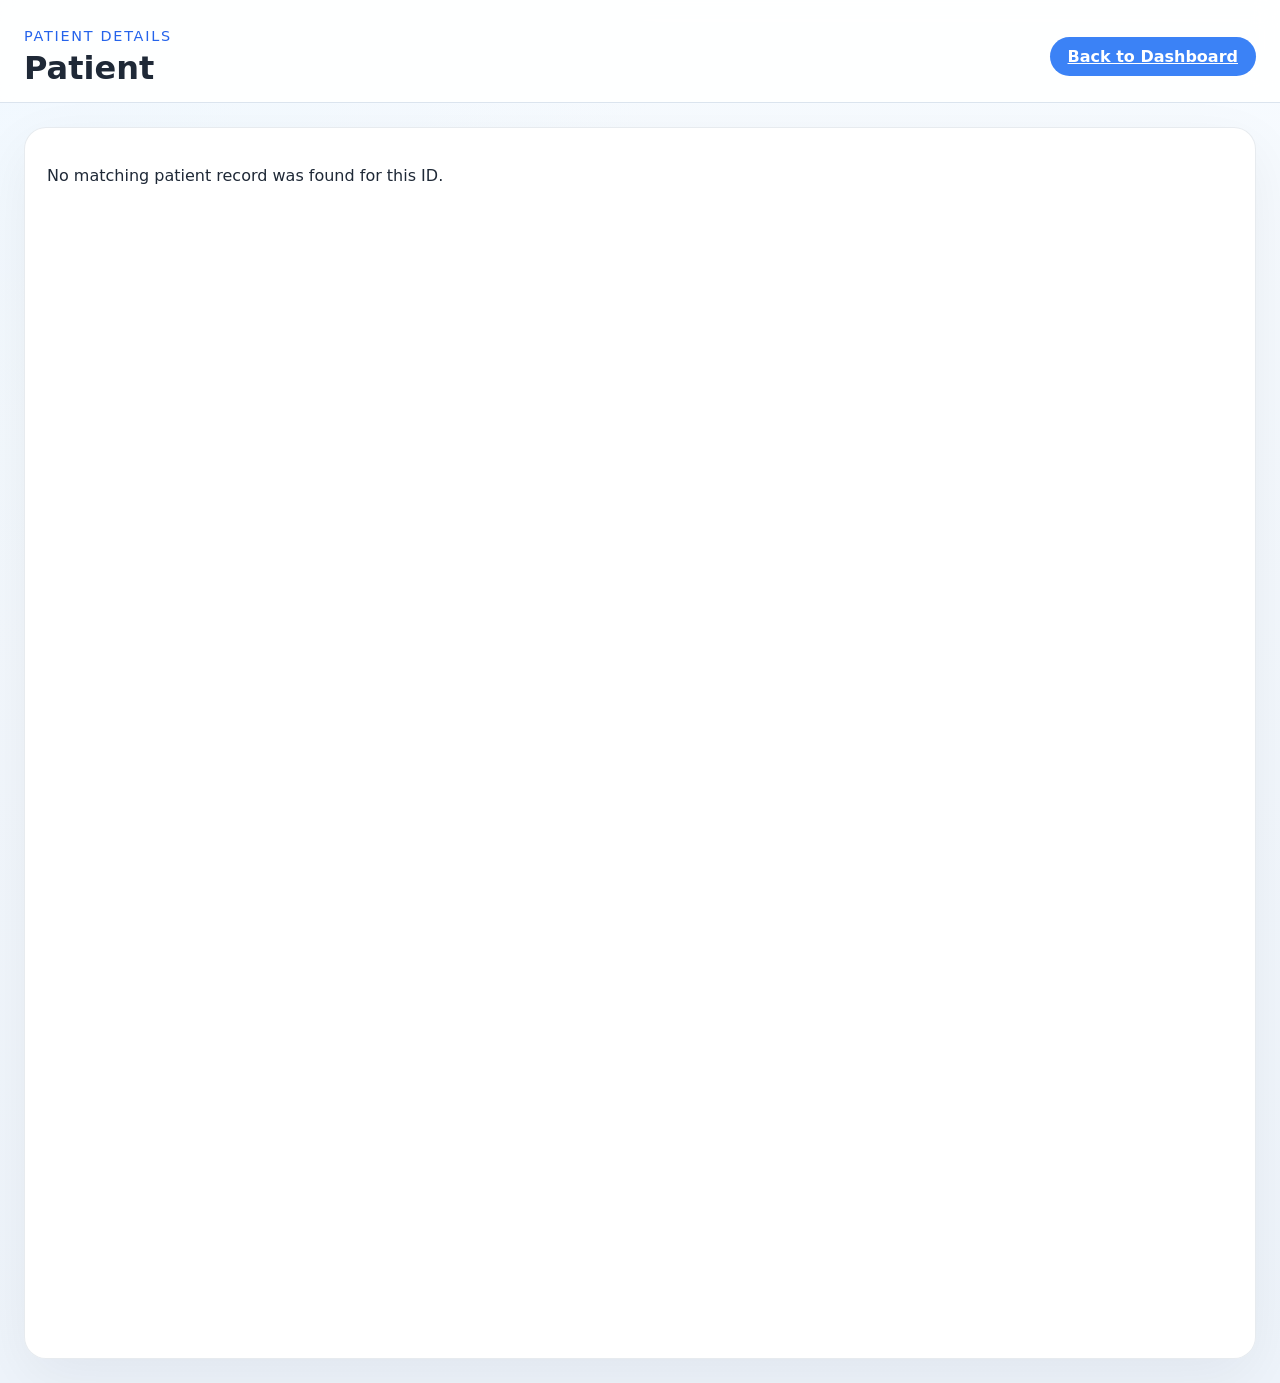
<file: Dashboard Soe San/details.html>
<!DOCTYPE html>
<html lang="en">
<head>
  <meta charset="UTF-8" />
  <meta name="viewport" content="width=device-width, initial-scale=1.0" />
  <title>Patient Details</title>
  <link rel="stylesheet" href="styles.css" />
</head>
<body>
  <header class="page-header">
    <div class="page-header__content">
      <div>
        <p class="eyebrow">Patient Details</p>
        <h1 id="patient-name">Patient</h1>
      </div>
      <a href="index.html" class="secondary-button">Back to Dashboard</a>
    </div>
  </header>

  <main class="page-main">
    <section class="category-card" id="details-card">
      <div id="details-content">Loading patient details…</div>
    </section>
  </main>

  <script>
    function getQueryParam(name) {
      const params = new URLSearchParams(window.location.search);
      return params.get(name);
    }

    function formatDateTime(iso) {
      if (!iso) return 'Not available';
      const date = new Date(iso);
      return date.toLocaleString(undefined, {
        year: 'numeric',
        month: 'long',
        day: 'numeric',
        hour: 'numeric',
        minute: '2-digit',
      });
    }

    function formatWaitDisplay(patient) {
      if (patient.waitTimeMinutes !== null && patient.waitTimeMinutes !== undefined && patient.waitTimeMinutes !== '') {
        const status = String(patient.status || '').toLowerCase();
        if (status === 'in progress' || status === 'in-progress') {
          return 'In consultation';
        }
        if (status === 'emergency') {
          return 'Emergency - awaiting ambulance';
        }
        const assignedTime = patient.assignedDateTime || patient.arrivalTime;
        if (assignedTime) {
          const assigned = new Date(assignedTime);
          const elapsedMins = Math.floor((Date.now() - assigned.getTime()) / 60000);
          const remaining = Math.max(0, patient.waitTimeMinutes - elapsedMins);
          return remaining === 0 ? 'Due now' : `${remaining} min wait`;
        }
        return `${patient.waitTimeMinutes} min wait`;
      }
      return 'Not available';
    }

    function renderPatientDetails(patient) {
      const details = document.getElementById('details-content');
      document.getElementById('patient-name').textContent = patient.name;

      details.innerHTML = `
        <div style="display: grid; gap: 18px;">
          <div><strong>Patient ID:</strong> ${patient.id}</div>
          <div><strong>Category:</strong> ${patient.category || 'Uncategorized'}</div>
          <div><strong>Condition:</strong> ${patient.complaint || patient.condition || ''}</div>
          <div><strong>Doctor:</strong> ${patient.assignedDoctor || 'Unassigned'}</div>
          <div><strong>Severity:</strong> ${patient.severity}</div>
          <div><strong>Status:</strong> ${patient.status}</div>
          <div><strong>Assigned date time:</strong> ${formatDateTime(patient.assignedDateTime)}</div>
          ${isPatientToday(patient) ? `<div><strong>Wait time:</strong> ${formatWaitDisplay(patient)}</div>` : ''}
        </div>
      `;
    }

    function isPatientToday(patient) {
      const recordDate = (patient.arrivalTime || patient.assignedDateTime || '').slice(0, 10);
      const today = new Date().toISOString().slice(0, 10);
      return recordDate === today;
    }

    function renderNotFound() {
      const details = document.getElementById('details-content');
      details.innerHTML = '<p>No matching patient record was found for this ID.</p>';
    }

    function loadPatientDetails() {
      const patientId = getQueryParam('id');
      if (!patientId) {
        renderNotFound();
        return;
      }

      // Load patient records from localStorage (saved by dashboard on click)
      const stored = localStorage.getItem('patientRecords');
      if (!stored) {
        renderNotFound();
        return;
      }

      try {
        const patients = JSON.parse(stored);
        const patient = patients.find((record) => String(record.id) === String(patientId));

        if (patient) {
          renderPatientDetails(patient);
        } else {
          renderNotFound();
        }
      } catch (error) {
        renderNotFound();
      }
    }

    loadPatientDetails();
  </script>
</body>
</html>
</file>
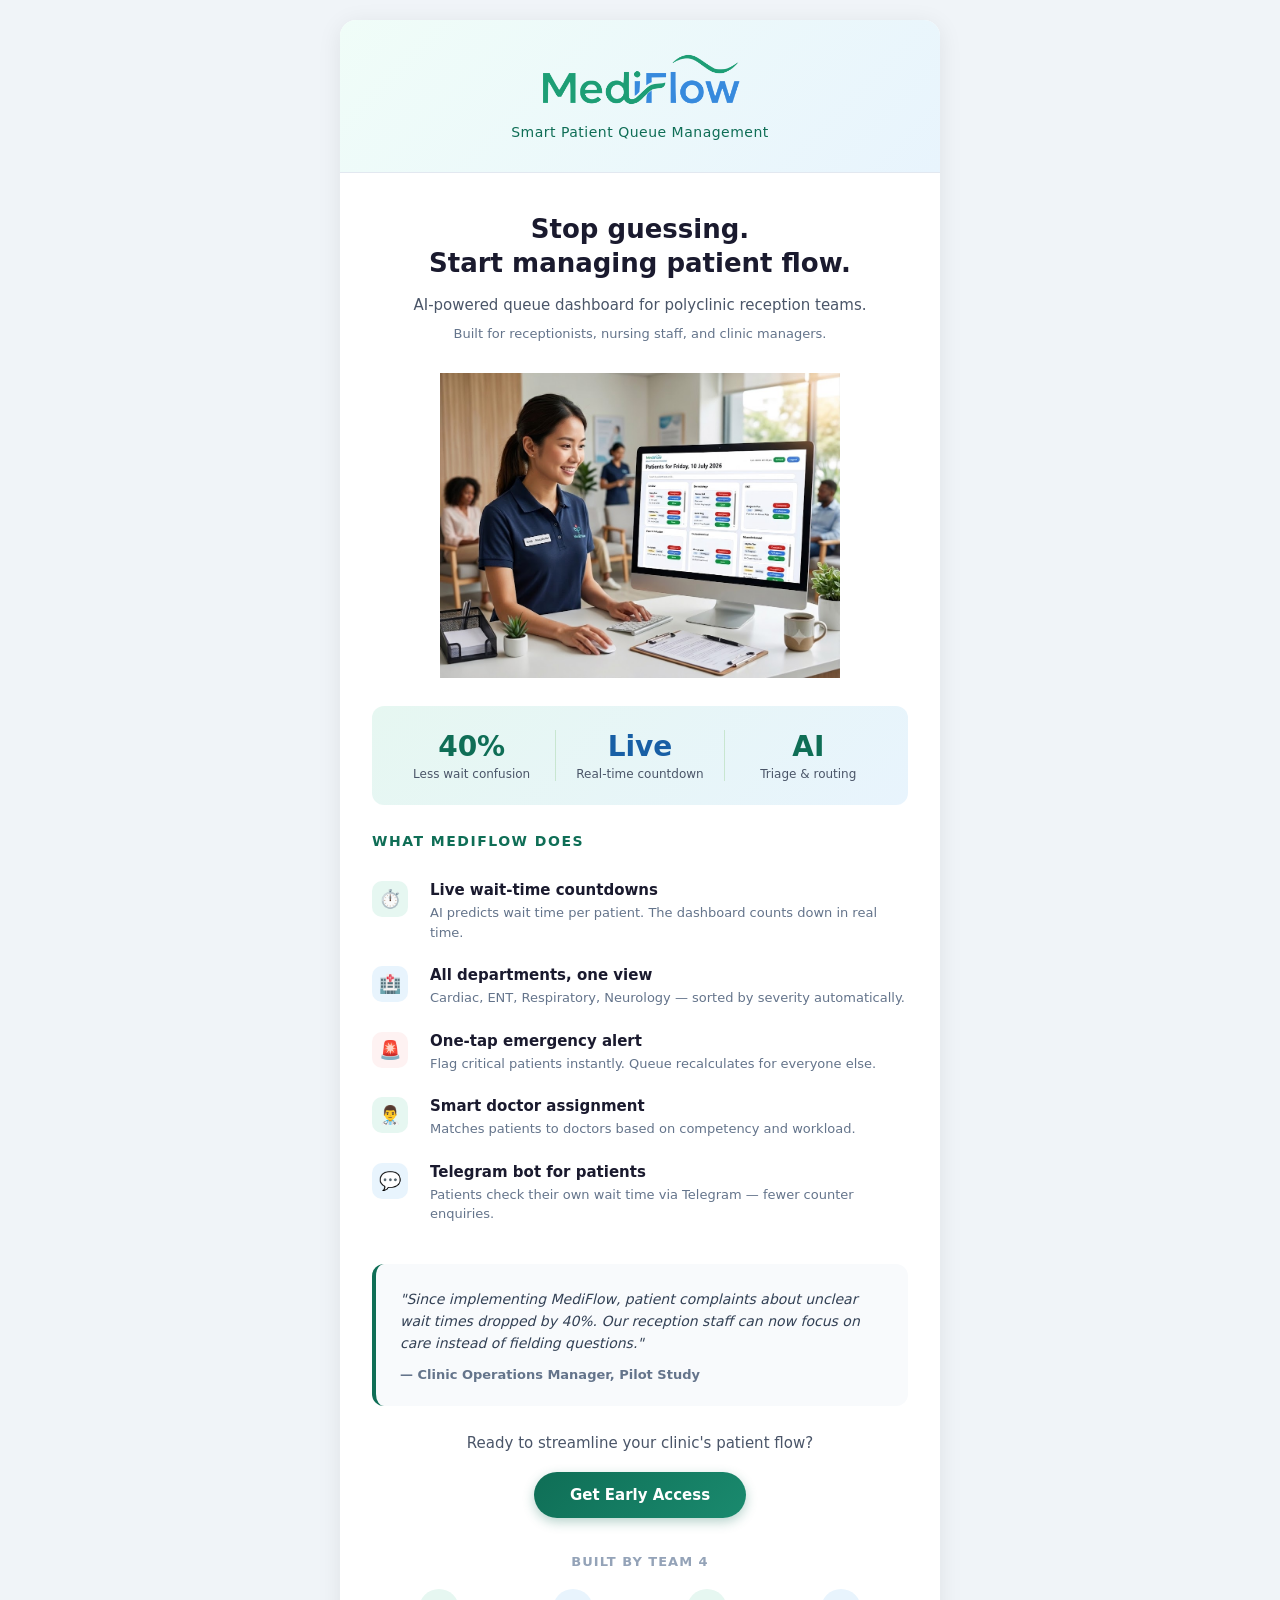
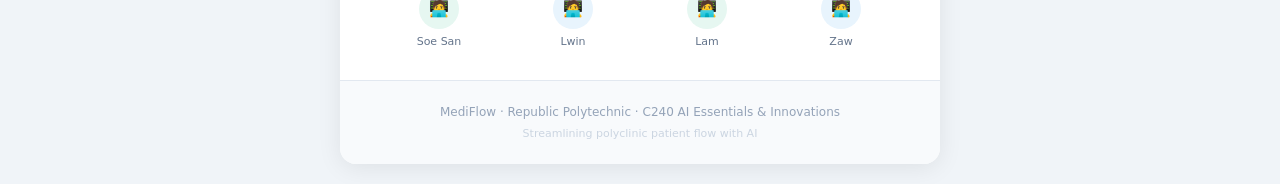
<file: Dashboard Soe San/Promotional Package/mediflow_edm.html>
<!DOCTYPE html>
<html lang="en">
<head>
  <meta charset="UTF-8" />
  <meta name="viewport" content="width=device-width, initial-scale=1.0" />
  <title>MediFlow - Smart Queue Management</title>
  <style>
    .feature-row { transition: background 0.2s ease, transform 0.2s ease; border-radius: 10px; }
    .feature-row:hover { background: #f0fdf8; transform: translateX(4px); }
    .cta-button:hover { transform: translateY(-2px); box-shadow: 0 6px 16px rgba(15,110,86,0.4); }
    @keyframes pop {
      0%, 100% { transform: scale(1); }
      50% { transform: scale(1.03); }
    }
    .photo-flash { animation: pop 3s ease-in-out infinite; }
  </style>
</head>
<body style="margin:0;padding:20px;background:#f0f4f8;font-family:'Segoe UI',system-ui,-apple-system,sans-serif;">
<div style="max-width:600px;margin:0 auto;background:#ffffff;border-radius:16px;overflow:hidden;box-shadow:0 4px 24px rgba(0,0,0,0.08);">

  <div style="background:linear-gradient(135deg, #f0fdf8 0%, #e8f4fd 100%);padding:32px;text-align:center;border-bottom:1px solid #e2e8f0;">
    <img src="mediflow_1st_generation_logo.png" alt="MediFlow" style="height:56px;width:auto;margin-bottom:12px;" />
    <p style="font-size:14px;color:#0F6E56;margin:0;letter-spacing:0.5px;">Smart Patient Queue Management</p>
  </div>

  <div style="padding:40px 32px 16px;text-align:center;">
    <h1 style="font-size:26px;font-weight:700;color:#1a1a2e;margin:0 0 12px;line-height:1.3;">Stop guessing.<br/>Start managing patient flow.</h1>
    <p style="font-size:15px;color:#4a5568;line-height:1.7;margin:0 0 8px;">AI-powered queue dashboard for polyclinic reception teams.</p>
    <p style="font-size:13px;color:#64748b;margin:0;">Built for receptionists, nursing staff, and clinic managers.</p>
  </div>

  <div style="padding:16px 32px 28px;text-align:center;">
    <div class="photo-flash" style="border-radius:12px;overflow:hidden;">
      <img src="edm_photo.jpg" alt="MediFlow Dashboard Preview" style="width:100%;max-width:400px;height:auto;display:block;margin:0 auto;" />
    </div>
  </div>

  <div style="margin:0 32px 28px;background:linear-gradient(135deg, #e6f7f1 0%, #e8f4fd 100%);border-radius:12px;padding:24px 16px;">
    <table style="width:100%;border-collapse:collapse;table-layout:fixed;">
      <tr>
        <td style="text-align:center;padding:0 8px;width:33%;"><p style="font-size:28px;font-weight:700;color:#0F6E56;margin:0;">40%</p><p style="font-size:12px;color:#4a5568;margin:4px 0 0;">Less wait confusion</p></td>
        <td style="text-align:center;padding:0 8px;width:33%;border-left:1px solid #c8e6d0;border-right:1px solid #c8e6d0;"><p style="font-size:28px;font-weight:700;color:#185FA5;margin:0;">Live</p><p style="font-size:12px;color:#4a5568;margin:4px 0 0;">Real-time countdown</p></td>
        <td style="text-align:center;padding:0 8px;width:33%;"><p style="font-size:28px;font-weight:700;color:#0F6E56;margin:0;">AI</p><p style="font-size:12px;color:#4a5568;margin:4px 0 0;">Triage &amp; routing</p></td>
      </tr>
    </table>
  </div>

  <div style="padding:0 32px 28px;">
    <h2 style="font-size:14px;font-weight:600;color:#0F6E56;text-transform:uppercase;letter-spacing:1.5px;margin:0 0 20px;">What MediFlow does</h2>
    <table style="width:100%;border-collapse:collapse;">
      <tr class="feature-row"><td style="width:44px;vertical-align:top;padding:12px 0;"><div style="width:36px;height:36px;border-radius:10px;background:#e6f7f1;text-align:center;line-height:36px;font-size:18px;">⏱️</div></td><td style="padding:12px 0 12px 14px;"><p style="font-weight:600;font-size:15px;color:#1a1a2e;margin:0 0 4px;">Live wait-time countdowns</p><p style="font-size:13px;color:#64748b;margin:0;line-height:1.5;">AI predicts wait time per patient. The dashboard counts down in real time.</p></td></tr>
      <tr class="feature-row"><td style="width:44px;vertical-align:top;padding:12px 0;"><div style="width:36px;height:36px;border-radius:10px;background:#e8f4fd;text-align:center;line-height:36px;font-size:18px;">🏥</div></td><td style="padding:12px 0 12px 14px;"><p style="font-weight:600;font-size:15px;color:#1a1a2e;margin:0 0 4px;">All departments, one view</p><p style="font-size:13px;color:#64748b;margin:0;line-height:1.5;">Cardiac, ENT, Respiratory, Neurology — sorted by severity automatically.</p></td></tr>
      <tr class="feature-row"><td style="width:44px;vertical-align:top;padding:12px 0;"><div style="width:36px;height:36px;border-radius:10px;background:#fef2f2;text-align:center;line-height:36px;font-size:18px;">🚨</div></td><td style="padding:12px 0 12px 14px;"><p style="font-weight:600;font-size:15px;color:#1a1a2e;margin:0 0 4px;">One-tap emergency alert</p><p style="font-size:13px;color:#64748b;margin:0;line-height:1.5;">Flag critical patients instantly. Queue recalculates for everyone else.</p></td></tr>
      <tr class="feature-row"><td style="width:44px;vertical-align:top;padding:12px 0;"><div style="width:36px;height:36px;border-radius:10px;background:#e6f7f1;text-align:center;line-height:36px;font-size:18px;">👨‍⚕️</div></td><td style="padding:12px 0 12px 14px;"><p style="font-weight:600;font-size:15px;color:#1a1a2e;margin:0 0 4px;">Smart doctor assignment</p><p style="font-size:13px;color:#64748b;margin:0;line-height:1.5;">Matches patients to doctors based on competency and workload.</p></td></tr>
      <tr class="feature-row"><td style="width:44px;vertical-align:top;padding:12px 0;"><div style="width:36px;height:36px;border-radius:10px;background:#e8f4fd;text-align:center;line-height:36px;font-size:18px;">💬</div></td><td style="padding:12px 0 12px 14px;"><p style="font-weight:600;font-size:15px;color:#1a1a2e;margin:0 0 4px;">Telegram bot for patients</p><p style="font-size:13px;color:#64748b;margin:0;line-height:1.5;">Patients check their own wait time via Telegram — fewer counter enquiries.</p></td></tr>
    </table>
  </div>

  <div style="margin:0 32px 28px;background:#f8fafc;border-radius:12px;padding:24px;border-left:4px solid #0F6E56;">
    <p style="font-size:14px;color:#334155;margin:0 0 12px;line-height:1.6;font-style:italic;">"Since implementing MediFlow, patient complaints about unclear wait times dropped by 40%. Our reception staff can now focus on care instead of fielding questions."</p>
    <p style="font-size:13px;color:#64748b;margin:0;font-weight:600;">— Clinic Operations Manager, Pilot Study</p>
  </div>

  <div style="padding:0 32px 36px;text-align:center;">
    <p style="font-size:15px;color:#4a5568;margin:0 0 20px;">Ready to streamline your clinic's patient flow?</p>
    <a href="https://forms.gle/52V5ovgTM99i2Eg28" class="cta-button" style="display:inline-block;background:linear-gradient(135deg, #0F6E56, #1a8a6e);color:#ffffff;font-size:15px;font-weight:600;padding:14px 36px;border-radius:999px;text-decoration:none;box-shadow:0 4px 12px rgba(15,110,86,0.3);transition:transform 0.2s,box-shadow 0.2s;">Get Early Access</a>
  </div>

  <div style="padding:0 32px 28px;text-align:center;">
    <h3 style="font-size:13px;font-weight:600;color:#94a3b8;text-transform:uppercase;letter-spacing:1px;margin:0 0 16px;">Built by Team 4</h3>
    <table style="width:100%;border-collapse:collapse;table-layout:fixed;">
      <tr>
        <td style="text-align:center;padding:4px;"><div style="width:40px;height:40px;border-radius:50%;background:#e6f7f1;margin:0 auto 6px;line-height:40px;font-size:16px;">🧑‍💻</div><p style="font-size:11px;color:#64748b;margin:0;">Soe San</p></td>
        <td style="text-align:center;padding:4px;"><div style="width:40px;height:40px;border-radius:50%;background:#e8f4fd;margin:0 auto 6px;line-height:40px;font-size:16px;">🧑‍💻</div><p style="font-size:11px;color:#64748b;margin:0;">Lwin</p></td>
        <td style="text-align:center;padding:4px;"><div style="width:40px;height:40px;border-radius:50%;background:#e6f7f1;margin:0 auto 6px;line-height:40px;font-size:16px;">🧑‍💻</div><p style="font-size:11px;color:#64748b;margin:0;">Lam</p></td>
        <td style="text-align:center;padding:4px;"><div style="width:40px;height:40px;border-radius:50%;background:#e8f4fd;margin:0 auto 6px;line-height:40px;font-size:16px;">🧑‍💻</div><p style="font-size:11px;color:#64748b;margin:0;">Zaw</p></td>
      </tr>
    </table>
  </div>

  <div style="background:#f8fafc;padding:24px 32px;border-top:1px solid #e2e8f0;text-align:center;">
    <p style="font-size:12px;color:#94a3b8;margin:0;">MediFlow &middot; Republic Polytechnic &middot; C240 AI Essentials &amp; Innovations</p>
    <p style="font-size:11px;color:#cbd5e1;margin:8px 0 0;">Streamlining polyclinic patient flow with AI</p>
  </div>

</div>
</body>
</html>
</file>
<file: Dashboard Soe San/styles.css>
:root {
  color-scheme: light;
  font-family: Inter, system-ui, -apple-system, BlinkMacSystemFont, "Segoe UI", sans-serif;
  background: #f3f6fb;
  color: #1f2937;
}

* {
  box-sizing: border-box;
}

html, body {
  min-height: 100%;
}

body {
  margin: 0;
  padding: 0;
  background: radial-gradient(circle at top left, rgba(240, 248, 255, 0.85), transparent 35%),
    linear-gradient(180deg, #f7fbff 0%, #eef4fb 100%);
}

.page-header {
  padding: 28px 24px 16px;
  background: rgba(255, 255, 255, 0.88);
  backdrop-filter: blur(12px);
  border-bottom: 1px solid #dbe4ee;
}

.page-header__content {
  max-width: 1280px;
  margin: 0 auto;
  display: flex;
  align-items: center;
  justify-content: space-between;
  gap: 16px;
}

.eyebrow {
  margin: 0 0 8px;
  font-size: 0.9rem;
  letter-spacing: 0.12em;
  text-transform: uppercase;
  color: #2563eb;
}

h1 {
  margin: 0;
  font-size: clamp(2rem, 2.5vw, 2.8rem);
  line-height: 1.05;
}

.header-actions {
  display: flex;
  align-items: center;
  gap: 12px;
}

.small-text {
  color: #475569;
  font-size: 0.93rem;
}

.primary-button,
.secondary-button,
.override-button {
  border: none;
  border-radius: 999px;
  padding: 10px 18px;
  font-weight: 600;
  cursor: pointer;
}

.primary-button {
  background: #16a34a;
  color: white;
}

.secondary-button {
  background: #3b82f6;
  color: white;
}

.override-button {
  background: #dc2626;
  color: white;
}

.page-main {
  max-width: 1280px;
  margin: 0 auto;
  padding: 24px;
}

.dashboard-grid {
  display: grid;
  grid-template-columns: repeat(3, minmax(0, 1fr));
  gap: 20px;
}

.category-card {
  background: rgba(255, 255, 255, 0.98);
  border: 1px solid rgba(148, 163, 184, 0.22);
  border-radius: 22px;
  box-shadow: 0 20px 60px rgba(15, 23, 42, 0.06);
  padding: 22px;
  width: 100%;
  aspect-ratio: 1 / 1;
  display: flex;
  flex-direction: column;
  overflow: hidden;
}

.category-card__title {
  margin: 0 0 16px;
  font-size: 1.15rem;
  color: #0f172a;
}

.patient-list {
  display: grid;
  gap: 14px;
  margin: 0;
  padding: 0 8px 0 0;
  list-style: none;
  flex: 1;
  overflow-y: auto;
}

.patient-card {
  display: grid;
  grid-template-columns: 1fr auto;
  gap: 12px;
  align-items: center;
  padding: 14px 16px;
  border-radius: 18px;
  background: #f8fbff;
  border: 1px solid rgba(148, 163, 184, 0.14);
}

.patient-card__main {
  display: grid;
  gap: 6px;
}

.patient-card__meta {
  display: flex;
  flex-wrap: wrap;
  align-items: center;
  gap: 8px;
  color: #475569;
  font-size: 0.92rem;
}

.patient-link {
  color: #0f172a;
  text-decoration: none;
  font-weight: 600;
}

.patient-link:hover {
  text-decoration: underline;
}

.badge {
  display: inline-flex;
  align-items: center;
  justify-content: center;
  border-radius: 999px;
  padding: 4px 12px;
  font-size: 0.8rem;
  font-weight: 700;
}

.badge.low {
  background: #dbeafe;
  color: #1d4ed8;
}

.badge.medium {
  background: #fef3c7;
  color: #92400e;
}

.badge.high {
  background: #fee2e2;
  color: #991b1b;
}

.patient-actions {
  display: grid;
  gap: 8px;
  justify-content: end;
}

.patient-actions button {
  width: 100%;
  min-width: 120px;
}

.status-pill {
  border-radius: 999px;
  padding: 4px 10px;
  background: #e2e8f0;
  color: #334155;
  font-size: 0.82rem;
  font-weight: 600;
}

.toast {
  position: fixed;
  bottom: 20px;
  left: 50%;
  transform: translateX(-50%);
  padding: 14px 18px;
  border-radius: 16px;
  background: rgba(15, 23, 42, 0.92);
  color: white;
  font-size: 0.95rem;
  box-shadow: 0 18px 40px rgba(15, 23, 42, 0.18);
  transition: transform 0.25s ease, opacity 0.25s ease;
}

.toast.hidden {
  opacity: 0;
  pointer-events: none;
  transform: translateX(-50%) translateY(20px);
}

@media (max-width: 1080px) {
  .dashboard-grid {
    grid-template-columns: repeat(2, minmax(0, 1fr));
  }
}

@media (max-width: 760px) {
  .page-header,
  .page-main {
    padding-left: 16px;
    padding-right: 16px;
  }

  .page-header__content {
    flex-direction: column;
    align-items: flex-start;
  }

  .dashboard-grid {
    grid-template-columns: 1fr;
  }

  .patient-card {
    grid-template-columns: 1fr;
  }

  .patient-actions {
    justify-content: stretch;
  }
}


.search-bar {
  margin-bottom: 20px;
  display: flex;
  gap: 12px;
  align-items: center;
}

.search-bar input[type="text"] {
  flex: 1;
  padding: 12px 18px;
  border: 1px solid rgba(148, 163, 184, 0.3);
  border-radius: 999px;
  font-size: 1rem;
  background: rgba(255, 255, 255, 0.98);
  box-shadow: 0 4px 12px rgba(15, 23, 42, 0.04);
  outline: none;
  transition: border-color 0.2s;
}

.search-bar input[type="date"] {
  padding: 12px 18px;
  border: 1px solid rgba(148, 163, 184, 0.3);
  border-radius: 999px;
  font-size: 0.95rem;
  background: rgba(255, 255, 255, 0.98);
  box-shadow: 0 4px 12px rgba(15, 23, 42, 0.04);
  outline: none;
  transition: border-color 0.2s;
}

.search-bar input:focus {
  border-color: #3b82f6;
}


.header-brand {
  display: flex;
  flex-direction: column;
  gap: 8px;
}

.header-logo {
  height: 40px;
  width: auto;
}


.noshow-button {
  border: none;
  border-radius: 999px;
  padding: 10px 18px;
  font-weight: 600;
  cursor: pointer;
  background: #f1f5f9;
  color: #64748b;
}
</file>
<file: mediflow_analysis_Lwin/mediflow_staff_doc_login/styles.css>
:root {
    --clinic-green: #1D9E75;
    --deep-forest: #085041;
    --soft-mint: #EAF6F3;
    --trust-blue: #378ADD;
    --warm-white: #F5F7F6;
    --charcoal: #2C2C2A;
}

body {
    margin: 0;
    padding: 0;
    font-family: 'Segoe UI', Tahoma, Geneva, Verdana, sans-serif;
    background-color: var(--soft-mint);
    color: var(--charcoal);
    display: flex;
    justify-content: center;
    align-items: center;
    height: 100vh;
}

.login-container {
    width: 100%;
    max-width: 400px;
    padding: 20px;
}

.login-box {
    background-color: var(--warm-white);
    padding: 40px;
    border-radius: 15px;
    box-shadow: 0 10px 25px rgba(0, 0, 0, 0.1);
    text-align: center;
}

.logo-container {
    margin-bottom: 20px;
}

.logo {
    max-width: 150px;
    height: auto;
}

h1 {
    color: var(--deep-forest);
    margin-bottom: 10px;
    font-size: 24px;
}

p {
    color: #666;
    margin-bottom: 30px;
    font-size: 14px;
}

.input-group {
    text-align: left;
    margin-bottom: 20px;
}

.input-group label {
    display: block;
    margin-bottom: 5px;
    font-weight: 600;
    color: var(--deep-forest);
}

.input-group input {
    width: 100%;
    padding: 12px;
    border: 1px solid #ddd;
    border-radius: 8px;
    box-sizing: border-box;
    font-size: 16px;
}

.input-group input:focus {
    outline: none;
    border-color: var(--clinic-green);
    box-shadow: 0 0 0 2px rgba(29, 158, 117, 0.2);
}

.login-button {
    width: 100%;
    padding: 12px;
    background-color: var(--clinic-green);
    color: white;
    border: none;
    border-radius: 8px;
    font-size: 16px;
    font-weight: 600;
    cursor: pointer;
    transition: background-color 0.3s ease;
}

.login-button:hover {
    background-color: var(--deep-forest);
}

.error-message {
    color: #d9534f;
    font-size: 14px;
    margin-bottom: 15px;
    min-height: 20px;
    text-align: center;
}

.homepage-link {
    display: inline-block;
    margin-top: 24px;
    color: var(--trust-blue);
    text-decoration: none;
    font-size: 14px;
    font-weight: 600;
    transition: color 0.2s ease;
}

.homepage-link:hover {
    color: var(--deep-forest);
    text-decoration: underline;
}
</file>
